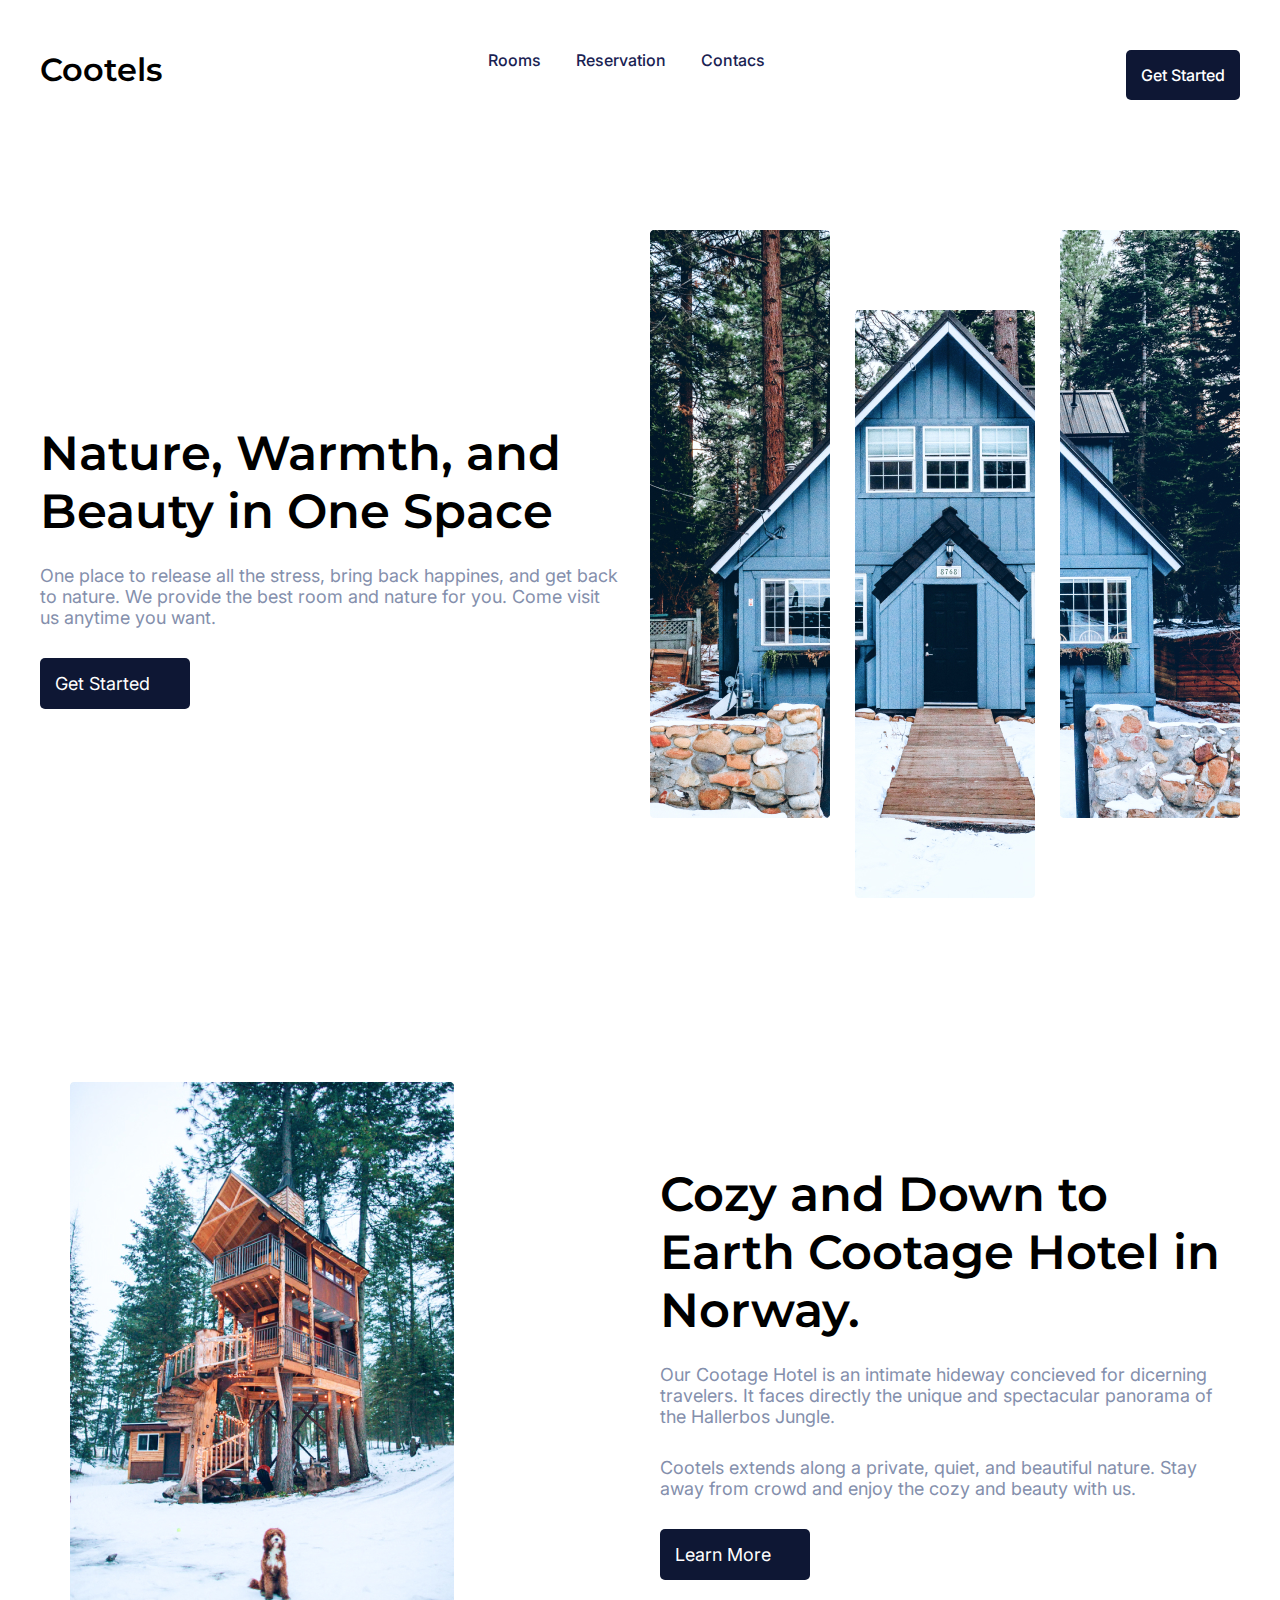
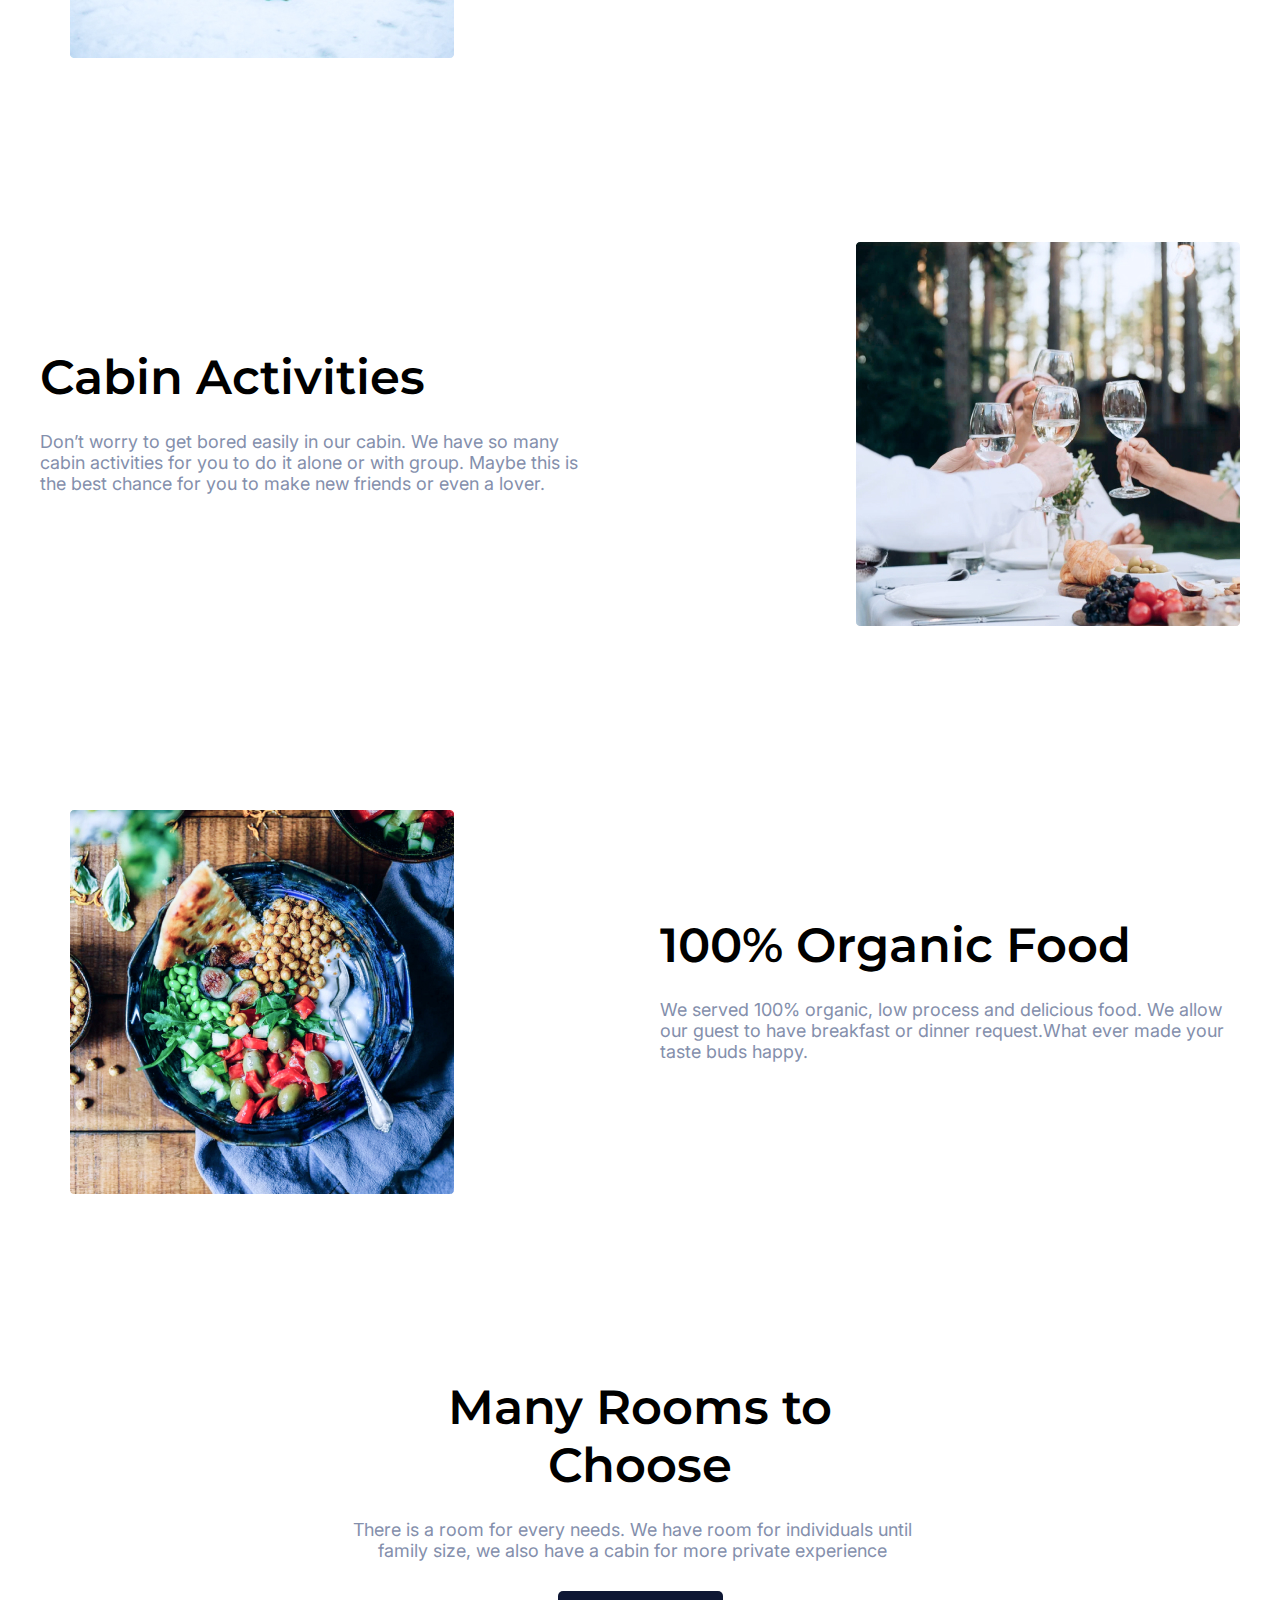
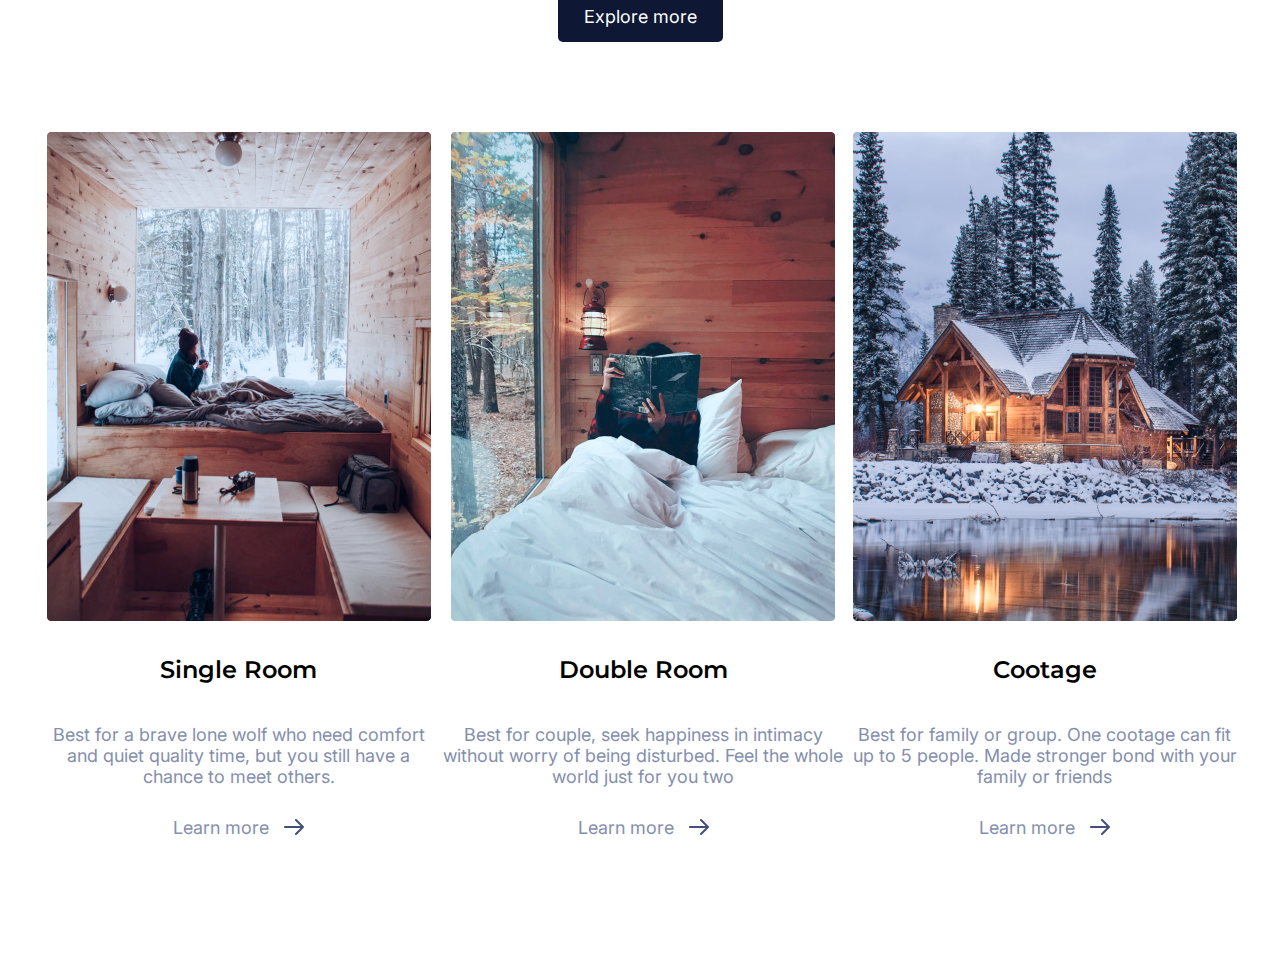
<file: index.html>
<!DOCTYPE html>
<html lang="en">
  <head>
    <meta charset="UTF-8" />
    <meta http-equiv="X-UA-Compatible" content="IE=edge" />
    <meta name="viewport" content="width=device-width, initial-scale=1.0" />
    <title>Cootels</title>
    <link rel="stylesheet" href="index.css" />
  </head>
  <body>
    <div class="container">
      <header class="header">
        <div class="logo">
          <p class="logo_text">Cootels</p>
          <!-- /.logo_text -->
        </div>
        <!-- /.logo -->
        <div class="header__menu">
          <div class="header__menu__item">
            <a class="header__menu__item__text" href="#">Rooms</a>
          </div>
          <!-- /.header__menu__item -->
          <div class="header__menu__item">
            <a class="header__menu__item__text" href="#">Reservation</a>
          </div>
          <!-- /.header__menu__item -->
          <div class="header__menu__item">
            <a class="header__menu__item__text" href="#">Contacs</a>
          </div>
          <!-- /.header__menu__item -->
        </div>
        <!-- /.header__menu -->

        <div class="header__button">
          <p class="header__button__text">Get Started</p>
          <!-- /.header__button__text -->
        </div>
        <!-- /.header__button -->
      </header>
      <!-- /.header -->

      <section class="section">
        <div class="text-part">
          <div class="text-part__title">
            <h1 class="text-part__title__text">
              Nature, Warmth, and Beauty in One Space
            </h1>
            <!-- /.text-part__title__text -->
          </div>
          <!-- /.text-part__title -->
          <div class="text-part__explanation">
            <p class="text-part__explanation__text">
              One place to release all the stress, bring back happines, and get
              back to nature. We provide the best room and nature for you. Come
              visit us anytime you want.
            </p>
            <!-- /.text-part__explanation__text -->
          </div>
          <!-- /.text-part__explanation -->

          <div class="header__button section__button">
            <p class="header__button__text">Get Started</p>
            <!-- /.header__button__text -->
          </div>
          <!-- /.header__button -->
        </div>
        <!-- /.text-part -->
        <div class="photo-part">
          <div class="photo-part__item">
            <img
              src="./images/meritt-thomas-u-Hb93V6IWI-unsplash 1.jpg"
              alt="house"
            />
          </div>
          <!-- /.photo-part__item -->
          <div class="photo-part__item photo-center">
            <img
              src="./images/meritt-thomas-u-Hb93V6IWI-unsplash 2.jpg"
              alt="house"
            />
          </div>
          <!-- /.photo-part__item -->
          <div class="photo-part__item">
            <img
              src="./images/meritt-thomas-u-Hb93V6IWI-unsplash 3.jpg"
              alt="house"
            />
          </div>
          <!-- /.photo-part__item -->
        </div>
        <!-- /.photo-part -->
      </section>
      <!-- /.section -->

      <section class="section">
        <div class="photo-part__item">
          <img src="./images/second_section.jpg" alt="Wooder house" />
        </div>
        <!-- /.photo-part__item -->

        <div class="text-part">
          <div class="text-part__title second-title-section">
            <h2 class="text-part__title__text">
              Cozy and Down to Earth Cootage Hotel in Norway.
            </h2>
            <!-- /.text-part__title__text -->
          </div>
          <!-- /.text-part__title -->
          <div class="text-part__explanation second-text-section">
            <p class="text-part__explanation__text">
              Our Cootage Hotel is an intimate hideway concieved for dicerning
              travelers. It faces directly the unique and spectacular panorama
              of the Hallerbos Jungle.
            </p>
            <!-- /.text-part__explanation__text -->
          </div>
          <!-- /.text-part__explanation -->

          <div class="text-part__explanation second-text-section">
            <p class="text-part__explanation__text">
              Cootels extends along a private, quiet, and beautiful nature. Stay
              away from crowd and enjoy the cozy and beauty with us.
            </p>
            <!-- /.text-part__explanation__text -->
          </div>
          <!-- /.text-part__explanation -->

          <div class="header__button section__button">
            <p class="header__button__text">Learn More</p>
            <!-- /.header__button__text -->
          </div>
          <!-- /.header__button -->
        </div>
        <!-- /.text-part -->
      </section>
      <!-- /.section -->

      <section class="section">
        <div class="text-part">
          <div class="text-part__title second-title-section">
            <h2 class="text-part__title__text">Cabin Activities</h2>
            <!-- /.text-part__title__text -->
          </div>
          <!-- /.text-part__title -->
          <div class="text-part__explanation second-text-section">
            <p class="text-part__explanation__text">
              Don’t worry to get bored easily in our cabin. We have so many
              cabin activities for you to do it alone or with group. Maybe this
              is the best chance for you to make new friends or even a lover.
            </p>
            <!-- /.text-part__explanation__text -->
          </div>
          <!-- /.text-part__explanation -->
        </div>
        <!-- /.text-part -->

        <div class="photo-part__item">
          <img src="./images/third_section.jpg" alt="Wooder house" />
        </div>
        <!-- /.photo-part__item -->
      </section>
      <!-- /.section -->

      <section class="section">
        <div class="photo-part__item">
          <img src="./images/fourth_section.jpg" alt="Wooder house" />
        </div>
        <!-- /.photo-part__item -->

        <div class="text-part">
          <div class="text-part__title second-title-section">
            <h2 class="text-part__title__text">100% Organic Food</h2>
            <!-- /.text-part__title__text -->
          </div>
          <!-- /.text-part__title -->
          <div class="text-part__explanation second-text-section">
            <p class="text-part__explanation__text">
              We served 100% organic, low process and delicious food. We allow
              our guest to have breakfast or dinner request.What ever made your
              taste buds happy.
            </p>
            <!-- /.text-part__explanation__text -->
          </div>
          <!-- /.text-part__explanation -->
        </div>
        <!-- /.text-part -->
      </section>
      <!-- /.section -->

      <section class="section center">
        <div class="text-part">
          <div class="text-part__title second-title-section">
            <h2 class="text-part__title__text">Many Rooms to Choose</h2>
            <!-- /.text-part__title__text -->
          </div>
          <!-- /.text-part__title -->
          <div class="text-part__explanation second-text-section">
            <p class="text-part__explanation__text">
              There is a room for every needs. We have room for individuals
              until family size, we also have a cabin for more private
              experience
            </p>
            <!-- /.text-part__explanation__text -->
          </div>
          <!-- /.text-part__explanation -->

          <div class="header__button section__button center1 size">
            <p class="header__button__text">Explore more</p>
            <!-- /.header__button__text -->
          </div>
          <!-- /.header__button -->
        </div>
        <!-- /.text-part -->

        <div class="service-part">
          <div class="service-part__item">
            <div class="photo-service">
              <img
                class="photo-service-img"
                src="./images/fifth_section/1.jpg"
                alt="Photo"
              />
            </div>
            <!-- /.photo-service -->
            <div class="explanation-of-service">
              <div class="text-part__title">
                <p class="text-part__title__text service-title">Single Room</p>
                <!-- /.text-part__title__text -->
              </div>
              <!-- /.text-part__explanation -->
              <div class="text-part__explanation">
                <p class="text-part__explanation__text">
                  Best for a brave lone wolf who need comfort and quiet quality
                  time, but you still have a chance to meet others.
                </p>
                <!-- /.text-part__explanation__text -->
              </div>
              <!-- /.text-part__explanation -->

              <div class="text-part__explanation service-item">
                <p class="text-part__explanation__text">Learn more</p>
                <!-- /.text-part__explanation__text -->
                <div class="arrow_element">
                  <svg
                    version="1.1"
                    xmlns="http://www.w3.org/2000/svg"
                    width="20"
                    height="20"
                    viewBox="0 0 32 32"
                  >
                    <title>Arrow_Right</title>
                    <path
                      fill="#424f7b"
                      d="M18.069 3.668c0.625-0.625 1.638-0.625 2.263 0l11.2 11.2c0.625 0.625 0.625 1.638 0 2.263l-11.2 11.2c-0.625 0.625-1.638 0.625-2.263 0s-0.625-1.638 0-2.263l8.469-8.469h-24.937c-0.884 0-1.6-0.716-1.6-1.6s0.716-1.6 1.6-1.6h24.937l-8.469-8.469c-0.625-0.625-0.625-1.638 0-2.263z"
                    ></path>
                  </svg>
                </div>
                <!-- /.arrow_element -->
              </div>
              <!-- /.text-part__explanation -->
            </div>
            <!-- /.explanation-of-service -->
          </div>
          <!-- /.service-part__item -->

          <div class="service-part__item">
            <div class="photo-service">
              <img
                class="photo-service-img"
                src="./images/fifth_section/2.jpg"
                alt="Photo"
              />
            </div>
            <!-- /.photo-service -->
            <div class="explanation-of-service">
              <div class="text-part__title">
                <p class="text-part__title__text service-title">Double Room</p>
                <!-- /.text-part__title__text -->
              </div>
              <!-- /.text-part__explanation -->
              <div class="text-part__explanation">
                <p class="text-part__explanation__text">
                  Best for couple, seek happiness in intimacy without worry of
                  being disturbed. Feel the whole world just for you two
                </p>
                <!-- /.text-part__explanation__text -->
              </div>
              <!-- /.text-part__explanation -->

              <div class="text-part__explanation service-item">
                <p class="text-part__explanation__text">Learn more</p>
                <!-- /.text-part__explanation__text -->
                <div class="arrow_element">
                  <svg
                    version="1.1"
                    xmlns="http://www.w3.org/2000/svg"
                    width="20"
                    height="20"
                    viewBox="0 0 32 32"
                  >
                    <title>Arrow_Right</title>
                    <path
                      fill="#424f7b"
                      d="M18.069 3.668c0.625-0.625 1.638-0.625 2.263 0l11.2 11.2c0.625 0.625 0.625 1.638 0 2.263l-11.2 11.2c-0.625 0.625-1.638 0.625-2.263 0s-0.625-1.638 0-2.263l8.469-8.469h-24.937c-0.884 0-1.6-0.716-1.6-1.6s0.716-1.6 1.6-1.6h24.937l-8.469-8.469c-0.625-0.625-0.625-1.638 0-2.263z"
                    ></path>
                  </svg>
                </div>
                <!-- /.arrow_element -->
              </div>
              <!-- /.text-part__explanation -->
            </div>
            <!-- /.explanation-of-service -->
          </div>
          <!-- /.service-part__item -->

          <div class="service-part__item">
            <div class="photo-service">
              <img
                class="photo-service-img"
                src="./images/fifth_section/3.jpg"
                alt="Photo"
              />
            </div>
            <!-- /.photo-service -->
            <div class="explanation-of-service">
              <div class="text-part__title">
                <p class="text-part__title__text service-title">Cootage</p>
                <!-- /.text-part__title__text -->
              </div>
              <!-- /.text-part__explanation -->
              <div class="text-part__explanation">
                <p class="text-part__explanation__text">
                  Best for family or group. One cootage can fit up to 5 people.
                  Made stronger bond with your family or friends
                </p>
                <!-- /.text-part__explanation__text -->
              </div>
              <!-- /.text-part__explanation -->

              <div class="text-part__explanation service-item">
                <p class="text-part__explanation__text">Learn more</p>
                <!-- /.text-part__explanation__text -->
                <div class="arrow_element">
                  <svg
                    version="1.1"
                    xmlns="http://www.w3.org/2000/svg"
                    width="20"
                    height="20"
                    viewBox="0 0 32 32"
                  >
                    <title>Arrow_Right</title>
                    <path
                      fill="#424f7b"
                      d="M18.069 3.668c0.625-0.625 1.638-0.625 2.263 0l11.2 11.2c0.625 0.625 0.625 1.638 0 2.263l-11.2 11.2c-0.625 0.625-1.638 0.625-2.263 0s-0.625-1.638 0-2.263l8.469-8.469h-24.937c-0.884 0-1.6-0.716-1.6-1.6s0.716-1.6 1.6-1.6h24.937l-8.469-8.469c-0.625-0.625-0.625-1.638 0-2.263z"
                    ></path>
                  </svg>
                </div>
                <!-- /.arrow_element -->
              </div>
              <!-- /.text-part__explanation -->
            </div>
            <!-- /.explanation-of-service -->
          </div>
          <!-- /.service-part__item -->
        </div>
        <!-- /.service-part -->
      </section>
      <!-- /.section -->
    </div>
    <!-- /.container -->
  </body>
</html>
</file>
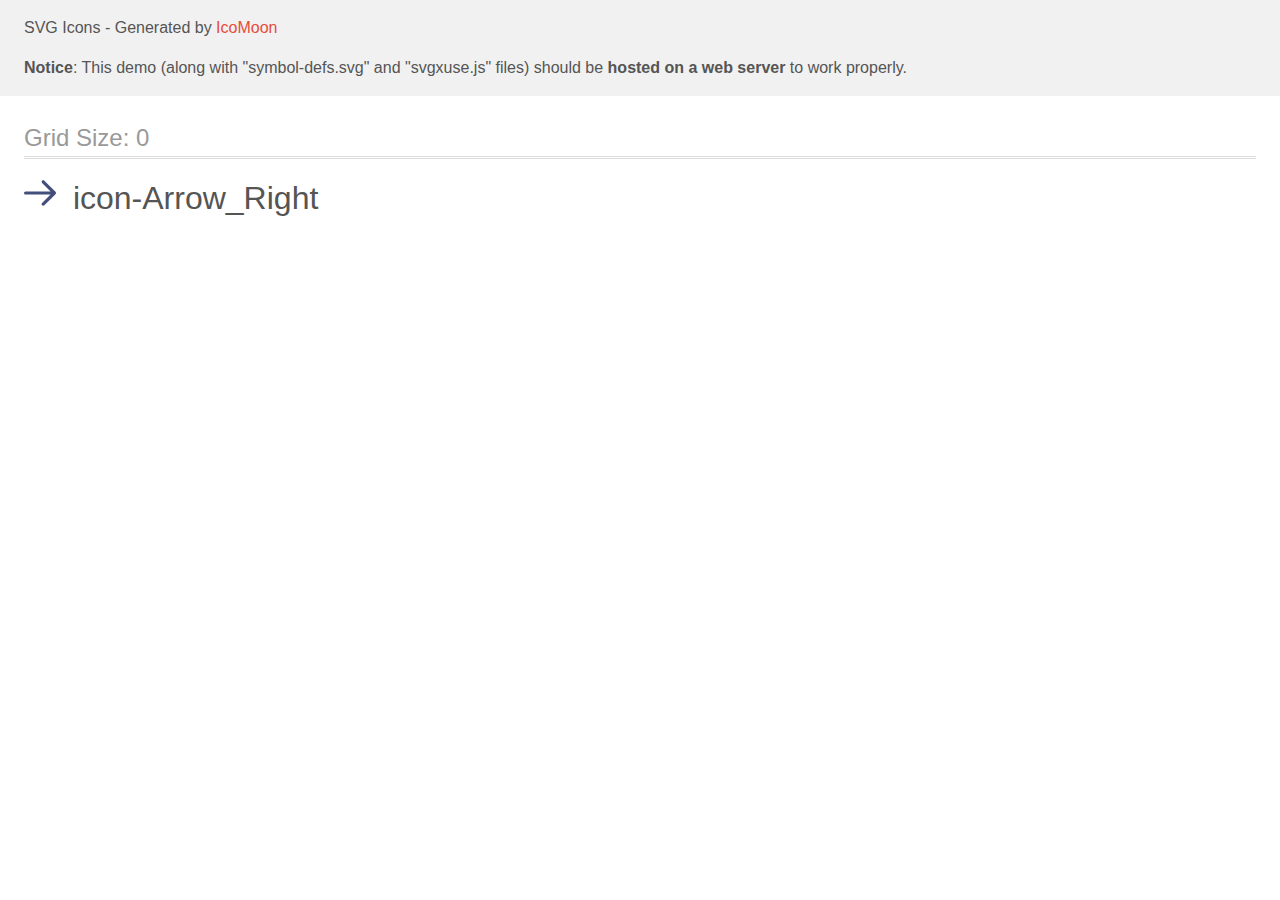
<file: images/fifth_section/New folder/icomoon (1)/demo-external-svg.html>
<!doctype html>
<html>
<head>
    <title>IcoMoon - SVG Icons</title>
    <meta charset="utf-8">
    <meta name="viewport" content="width=device-width, initial-scale=1">
    <link rel="stylesheet" href="demo-files/demo.css">
    <link rel="stylesheet" href="style.css">
</head>
<body>
<header class="bgc1 clearfix">
<div class="mhl">
    <p>SVG Icons - Generated by <a href="https://icomoon.io/app">IcoMoon</a></p><p><strong>Notice</strong>: This demo (along with "symbol-defs.svg" and "svgxuse.js" files) should be <b>hosted on a web server</b> to work properly.</p>
</div>
</header>
    <div class="clearfix mhl ptl">
        <h1 class="mvm mtn fgc1">Grid Size: 0</h1>
        <div class="glyph fs1">
            <div class="clearfix pbs">
                <svg class="icon icon-Arrow_Right"><use xlink:href="symbol-defs.svg#icon-Arrow_Right"></use></svg><span class="name"> icon-Arrow_Right</span>
            </div>
        </div>
  </div>
<script defer src="svgxuse.js"></script>
</body>
</html>
</file>
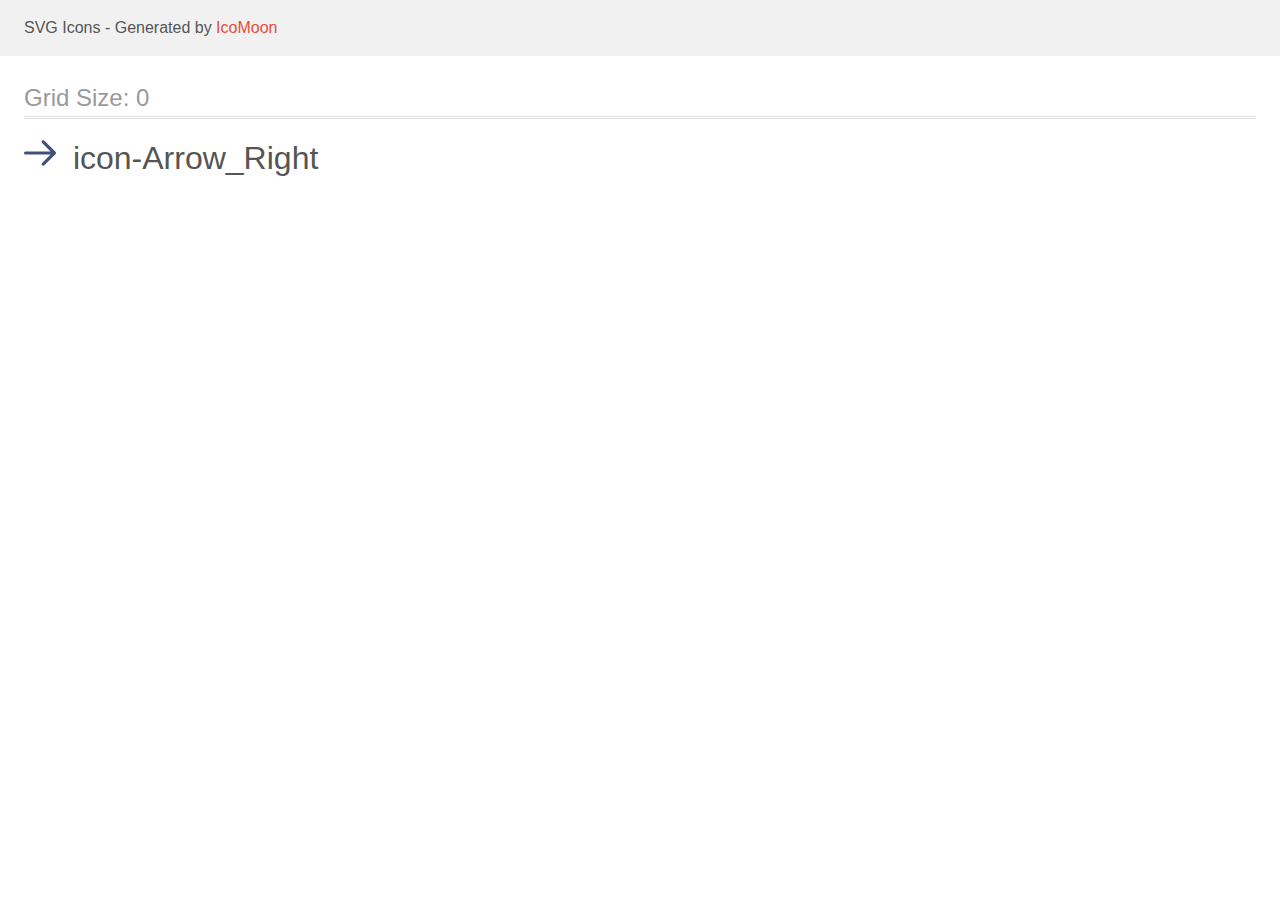
<file: images/fifth_section/New folder/icomoon (1)/demo.html>
<!doctype html>
<html>
<head>
    <title>IcoMoon - SVG Icons</title>
    <meta charset="utf-8">
    <meta name="viewport" content="width=device-width, initial-scale=1">
    <link rel="stylesheet" href="demo-files/demo.css">
    <link rel="stylesheet" href="style.css">
</head>
<body>
<svg aria-hidden="true" style="position: absolute; width: 0; height: 0; overflow: hidden;" version="1.1" xmlns="http://www.w3.org/2000/svg" xmlns:xlink="http://www.w3.org/1999/xlink">
<defs>
<symbol id="icon-Arrow_Right" viewBox="0 0 32 32">
<path fill="#424f7b" style="fill: var(--color1, #424f7b)" d="M18.069 3.668c0.625-0.625 1.638-0.625 2.263 0l11.2 11.2c0.625 0.625 0.625 1.638 0 2.263l-11.2 11.2c-0.625 0.625-1.638 0.625-2.263 0s-0.625-1.638 0-2.263l8.469-8.469h-24.937c-0.884 0-1.6-0.716-1.6-1.6s0.716-1.6 1.6-1.6h24.937l-8.469-8.469c-0.625-0.625-0.625-1.638 0-2.263z"></path>
</symbol>
</defs>
</svg>

<header class="bgc1 clearfix">
<div class="mhl">
    <p>SVG Icons - Generated by <a href="https://icomoon.io/app">IcoMoon</a></p>
</div>
</header>
    <div class="clearfix mhl ptl">
        <h1 class="mvm mtn fgc1">Grid Size: 0</h1>
        <div class="glyph fs1">
            <div class="clearfix pbs">
                <svg class="icon icon-Arrow_Right"><use xlink:href="#icon-Arrow_Right"></use></svg><span class="name"> icon-Arrow_Right</span>
            </div>
        </div>
  </div>
<script defer src="svgxuse.js"></script>
</body>
</html>
</file>
<file: index.css>
@import url("https://fonts.googleapis.com/css2?family=Inter:wght@500&family=Montserrat:wght@400;600&display=swap");
* {
  -webkit-box-sizing: border-box;
          box-sizing: border-box;
  padding: 0;
  margin: 0;
}

.container {
  width: 100%;
  max-width: 1200px;
  margin: 0 auto;
}

a {
  text-decoration: none;
}

body {
  font-family: "Inter", sans-serif;
  font-weight: 400;
  font-size: 18px;
}

.section {
  padding: 80px 0 100px;
}

.header {
  font-family: "Inter", sans-serif;
  font-weight: 500;
  font-size: 16px;
  margin: 50px 0;
  display: -webkit-box;
  display: -ms-flexbox;
  display: flex;
  -webkit-box-pack: justify;
      -ms-flex-pack: justify;
          justify-content: space-between;
}

.logo_text {
  font-family: "Montserrat", sans-serif;
  font-weight: 600;
  font-size: 32px;
}

.header__menu {
  display: -webkit-box;
  display: -ms-flexbox;
  display: flex;
  -webkit-box-pack: justify;
      -ms-flex-pack: justify;
          justify-content: space-between;
}

.header__menu__item {
  margin-right: 35px;
}

.header__menu__item__text {
  color: #192252;
}

.header__button {
  background: #0e1734;
  color: #fff;
  padding: 15px;
  border-radius: 5px;
}

@media (max-width: 1200px) {
  .header {
    margin: 20px;
  }
}

@media (max-width: 620px) {
  .header__menu {
    -ms-flex-wrap: wrap;
        flex-wrap: wrap;
    -webkit-box-pack: center;
        -ms-flex-pack: center;
            justify-content: center;
    -webkit-box-orient: vertical;
    -webkit-box-direction: normal;
        -ms-flex-direction: column;
            flex-direction: column;
  }
  .header__button {
    display: -webkit-box;
    display: -ms-flexbox;
    display: flex;
    -webkit-box-pack: center;
        -ms-flex-pack: center;
            justify-content: center;
    -webkit-box-align: center;
        -ms-flex-align: center;
            align-items: center;
  }
}

@media (max-width: 580px) {
  .header {
    -ms-flex-wrap: wrap;
        flex-wrap: wrap;
    -webkit-box-pack: center;
        -ms-flex-pack: center;
            justify-content: center;
    -webkit-box-orient: vertical;
    -webkit-box-direction: normal;
        -ms-flex-direction: column;
            flex-direction: column;
    text-align: center;
  }
  .logo {
    margin: 20px;
  }
  .header__menu {
    padding: 20px 0;
  }
  .header__menu__item {
    margin: 50px 20px;
  }
}

.section {
  padding: 80px 0 100px;
  display: -webkit-box;
  display: -ms-flexbox;
  display: flex;
  -webkit-box-align: center;
      -ms-flex-align: center;
          align-items: center;
  -webkit-box-pack: justify;
      -ms-flex-pack: justify;
          justify-content: space-between;
}

.text-part {
  width: 100%;
  max-width: 580px;
}

.text-part__title {
  padding-bottom: 25px;
}

.text-part__title__text {
  font-family: "Montserrat", sans-serif;
  font-size: 48px;
  font-weight: 600;
}

.text-part__explanation {
  padding-bottom: 30px;
}

.text-part__explanation__text {
  color: #848fac;
}

.section__button {
  max-width: 150px;
}

/*=================== photo part==============================*/
.photo-part {
  display: -webkit-box;
  display: -ms-flexbox;
  display: flex;
}

.photo-part__item:first-child {
  margin-left: 30px;
}

.photo-part__item {
  margin-right: 25px;
}

.photo-part__item:last-child {
  margin-right: 0px;
}

.photo-center {
  padding-top: 80px;
}

.center {
  text-align: center;
  -webkit-box-pack: center;
      -ms-flex-pack: center;
          justify-content: center;
}

.center1 {
  margin: auto;
  width: 100%;
  max-width: 565px;
  -webkit-box-pack: center;
      -ms-flex-pack: center;
          justify-content: center;
}

.size {
  max-width: 165px;
}

/*====================== media =========================*/
@media (max-width: 1200px) {
  .section {
    margin: 20px;
    -ms-flex-wrap: wrap;
        flex-wrap: wrap;
    -webkit-box-pack: center;
        -ms-flex-pack: center;
            justify-content: center;
  }
  .text-part {
    margin-bottom: 50px;
  }
}

@media (max-width: 670px) {
  .photo-part__item {
    -webkit-transform: scale(0.5);
            transform: scale(0.5);
  }
  .photo-part__item:first-child {
    margin-left: 0px;
  }
  .photo-part__item {
    margin-right: 0px;
  }
  .photo-part {
    display: none;
  }
}

.second-title-section {
  width: 100%;
  max-width: 605px;
}

.second-text-section {
  width: 100%;
  max-width: 565px;
}

.center {
  -webkit-box-orient: vertical;
  -webkit-box-direction: normal;
      -ms-flex-direction: column;
          flex-direction: column;
}

.service-part {
  padding-top: 90px;
}

.service-title {
  margin-top: 30px;
  margin-bottom: 15px;
  font-size: 24px;
}

.service-item {
  display: -webkit-box;
  display: -ms-flexbox;
  display: flex;
  -webkit-box-pack: center;
      -ms-flex-pack: center;
          justify-content: center;
  text-align: center;
}

.arrow_element {
  margin-left: 15px;
}

.service-part {
  display: -webkit-box;
  display: -ms-flexbox;
  display: flex;
}

/*=========================== media =============================*/
@media (max-width: 1200px) {
  .service-part {
    margin: 20px;
    -ms-flex-wrap: wrap;
        flex-wrap: wrap;
    -webkit-box-pack: center;
        -ms-flex-pack: center;
            justify-content: center;
  }
  .text-part {
    margin-bottom: 50px;
  }
}

@media (max-width: 450px) {
  .photo-service-img {
    -webkit-transform: scale(0.5);
            transform: scale(0.5);
  }
  .photo-part__item:first-child {
    margin-left: 0px;
  }
  .photo-part__item {
    margin-right: 0px;
  }
  .photo-part {
    display: none;
  }
}
/*# sourceMappingURL=index.css.map */
</file>
<file: images/fifth_section/New folder/icomoon (1)/demo-files/demo.css>
body {
  padding: 0;
  margin: 0;
  font-family: sans-serif;
  font-size: 1em;
  line-height: 1.5;
  color: #555;
  background: #fff;
}
h1 {
  font-size: 1.5em;
  font-weight: normal;
  box-shadow: 0 1px #ddd, 0 2px #fff, 0 3px #ddd;
}
small {
  font-size: .66666667em;
}
a {
  color: #e74c3c;
  text-decoration: none;
}
a:hover, a:focus {
  box-shadow: 0 1px #e74c3c;
}
.bshadow0, input {
  box-shadow: inset 0 -2px #e7e7e7;
}
input:hover {
  box-shadow: inset 0 -2px #ccc;
}
input, fieldset {
  font-size: 1em;
  margin: 0;
  padding: 0;
  border: 0;
}
input {
  color: inherit;
  line-height: 1.5;
  height: 1.5em;
  padding: .25em 0;
}
input:focus {
  outline: none;
  box-shadow: inset 0 -2px #449fdb;
}
.glyph {
  font-size: 16px;
  margin-right: 1.5em;
  float: left;
  width: 17em;
}
svg {
  color: #000;
}
.liga {
  width: 80%;
  width: calc(100% - 2.5em);
}
.talign-right {
  text-align: right;
}
.talign-center {
  text-align: center;
}
.bgc1 {
  background: #f1f1f1;
}
.fgc0 {
  color: #000;
}
.fgc1 {
  color: #999;
}
p {
  margin-top: 1em;
  margin-bottom: 1em;
}
.mvm {
  margin-top: .75em;
  margin-bottom: .75em;
}
.mtn {
  margin-top: 0;
}
.mtl, .mal {
  margin-top: 1.5em;
}
.mbl, .mal {
  margin-bottom: 1.5em;
}
.mal, .mhl {
  margin-left: 1.5em;
  margin-right: 1.5em;
}
.mhmm {
  margin-left: 1em;
  margin-right: 1em;
}
.ptl {
  padding-top: 1.5em;
}
.pbs, .pvs {
  padding-bottom: .25em;
}
.pvs, .pts {
  padding-top: .25em;
}
.unit {
  float: left;
}
.unitRight {
  float: right;
}
.size1of2 {
  width: 50%;
}
.size1of1 {
  width: 100%;
}
.clearfix:before, .clearfix:after {
  content: " ";
  display: table;
}
.clearfix:after {
  clear: both;
}
.hidden-true {
  display: none;
}
.textbox0 {
  width: 3em;
  background: #f1f1f1;
  padding: .25em .5em;
  line-height: 1.5;
  height: 1.5em;
}
.fs0 {
  font-size: 16px;
}
.fs1 {
  font-size: 32px;
}
.name {
  margin-left: .25em;
}
</file>
<file: images/fifth_section/New folder/icomoon (1)/style.css>
.icon {
  display: inline-block;
  width: 1em;
  height: 1em;
  stroke-width: 0;
  stroke: currentColor;
  fill: currentColor;
}

/* ==========================================
Single-colored icons can be modified like so:
.icon-name {
  font-size: 32px;
  color: red;
}
========================================== */
</file>
